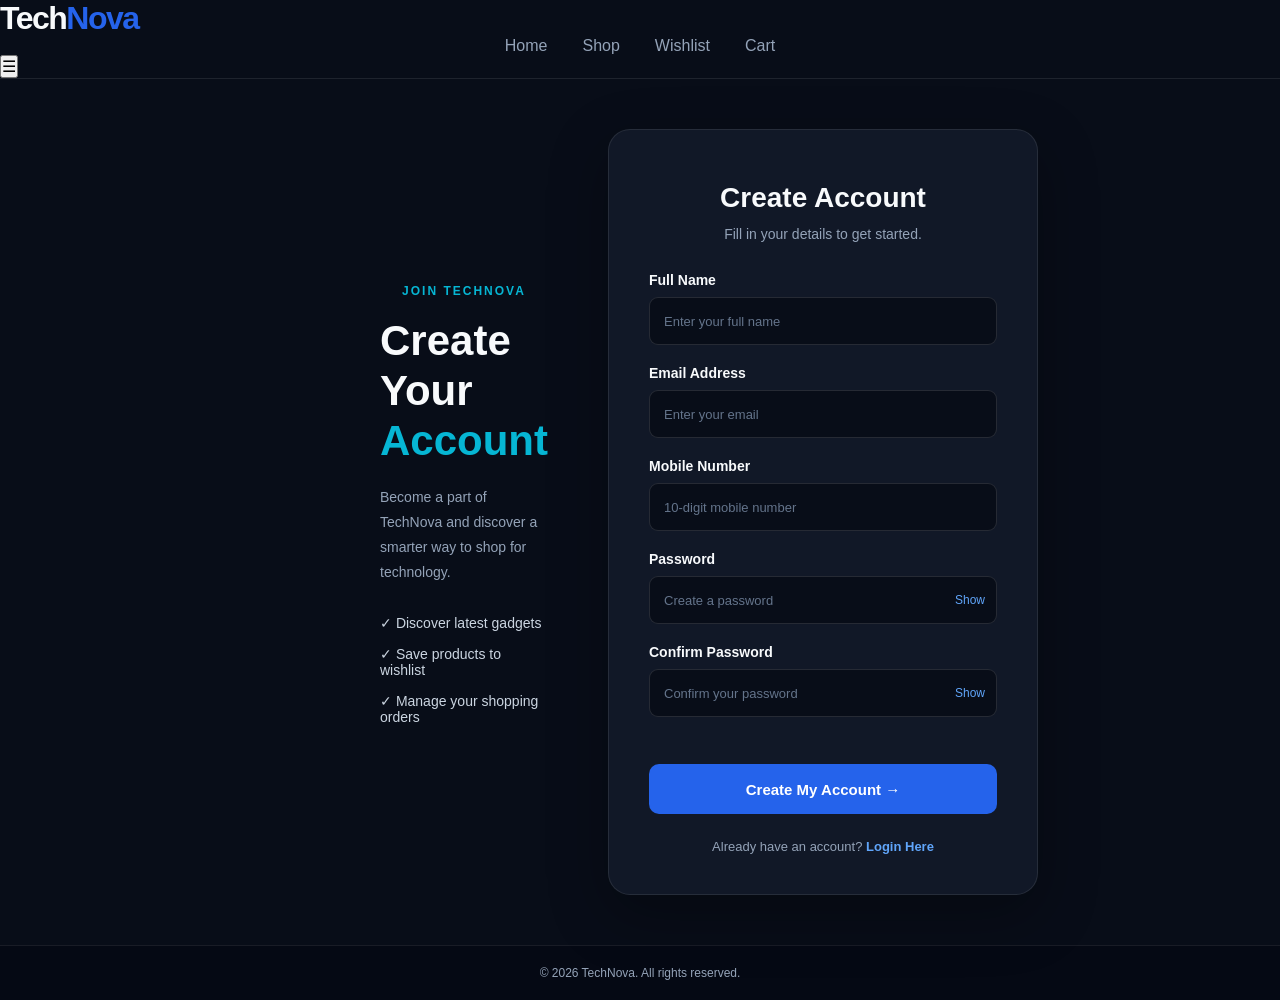
<file: register.html>
<!DOCTYPE html>
<html lang="en">
<head>
    <meta charset="UTF-8">
    <meta name="viewport" content="width=device-width, initial-scale=1.0">
    <title>Create Account | TechNova</title>

    <link rel="stylesheet" href="style.css">
    <link rel="stylesheet" href="responsive.css">
    <link rel="stylesheet" href="auth.css">
</head>
<body>

    <header class="navbar">
        <a href="index.html" class="logo">Tech<span>Nova</span></a>

        <nav class="nav-links">
            <a href="index.html">Home</a>
            <a href="shop.html">Shop</a>
            <a href="wishlist.html">Wishlist</a>
            <a href="cart.html">Cart</a>
        </nav>

        <button class="menu-toggle" id="menuToggle" aria-label="Toggle menu">
            ☰
        </button>
    </header>

    <main class="auth-page">

        <div class="auth-container">

            <div class="auth-brand">
                <span class="auth-tag">JOIN TECHNOVA</span>

                <h1>Create Your <span>Account</span></h1>

                <p>
                    Become a part of TechNova and discover
                    a smarter way to shop for technology.
                </p>

                <div class="auth-benefits">
                    <p>✓ Discover latest gadgets</p>
                    <p>✓ Save products to wishlist</p>
                    <p>✓ Manage your shopping orders</p>
                </div>
            </div>

            <div class="auth-form-card">

                <h2>Create Account</h2>
                <p class="auth-subtitle">Fill in your details to get started.</p>

                <form id="registerForm">

                    <div class="auth-input-group">
                        <label for="registerName">Full Name</label>

                        <input
                            type="text"
                            id="registerName"
                            placeholder="Enter your full name"
                            minlength="2"
                            required
                        >
                    </div>

                    <div class="auth-input-group">
                        <label for="registerEmail">Email Address</label>

                        <input
                            type="email"
                            id="registerEmail"
                            placeholder="Enter your email"
                            required
                        >
                    </div>

                    <div class="auth-input-group">
                        <label for="registerPhone">Mobile Number</label>

                        <input
                            type="tel"
                            id="registerPhone"
                            placeholder="10-digit mobile number"
                            pattern="[6-9][0-9]{9}"
                            maxlength="10"
                            required
                        >
                    </div>

                    <div class="auth-input-group">
                        <label for="registerPassword">Password</label>

                        <div class="password-field">
                            <input
                                type="password"
                                id="registerPassword"
                                placeholder="Create a password"
                                minlength="8"
                                required
                            >

                            <button
                                type="button"
                                class="toggle-password"
                                data-target="registerPassword"
                            >
                                Show
                            </button>
                        </div>
                    </div>

                    <div class="auth-input-group">
                        <label for="confirmPassword">Confirm Password</label>

                        <div class="password-field">
                            <input
                                type="password"
                                id="confirmPassword"
                                placeholder="Confirm your password"
                                minlength="8"
                                required
                            >

                            <button
                                type="button"
                                class="toggle-password"
                                data-target="confirmPassword"
                            >
                                Show
                            </button>
                        </div>
                    </div>

                    <p id="registerMessage" class="auth-message"></p>

                    <button type="submit" class="auth-submit">
                        Create My Account →
                    </button>

                </form>

                <p class="auth-switch">
                    Already have an account?
                    <a href="login.html">Login Here</a>
                </p>

            </div>

        </div>

    </main>

    <footer class="auth-footer">
        © 2026 TechNova. All rights reserved.
    </footer>

    <script src="auth.js"></script>

</body>
</html>
</file>
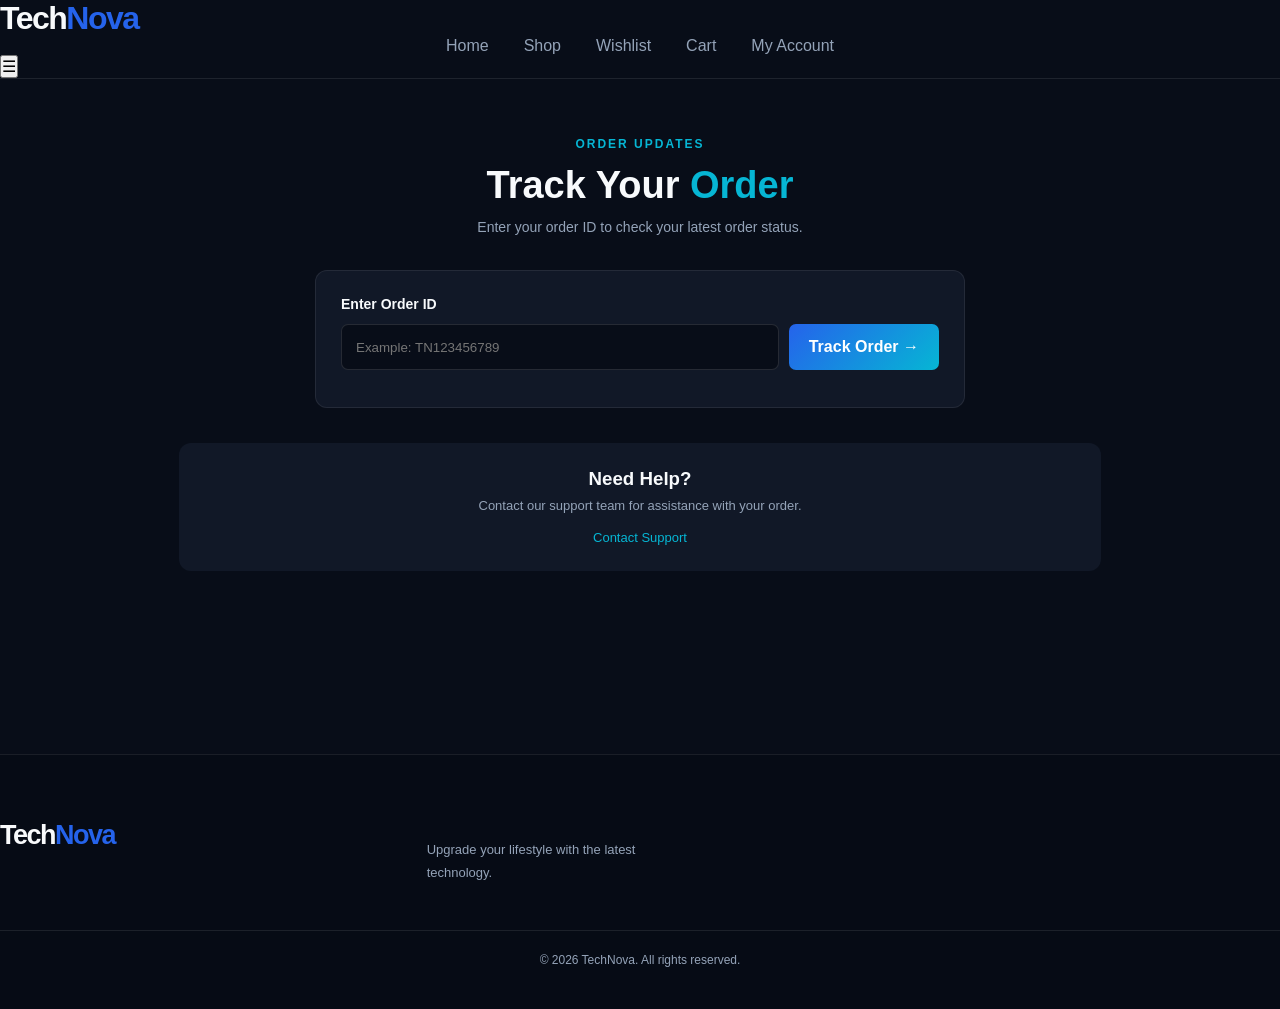
<file: tracking.html>
<!DOCTYPE html>
<html lang="en">
<head>
    <meta charset="UTF-8">
    <meta name="viewport" content="width=device-width, initial-scale=1.0">
    <title>Track Order | TechNova</title>

    <link rel="stylesheet" href="style.css">
    <link rel="stylesheet" href="responsive.css">
    <link rel="stylesheet" href="tracking.css">
</head>
<body>

    <!-- NAVBAR -->
    <header class="navbar">
        <a href="index.html" class="logo">Tech<span>Nova</span></a>

        <nav class="nav-links">
            <a href="index.html">Home</a>
            <a href="shop.html">Shop</a>
            <a href="wishlist.html">Wishlist</a>
            <a href="cart.html">Cart</a>
            <a href="account.html">My Account</a>
        </nav>

        <button class="menu-toggle" id="menuToggle" aria-label="Toggle menu">
            ☰
        </button>
    </header>

    <main class="tracking-page">

        <section class="tracking-heading">
            <span>ORDER UPDATES</span>
            <h1>Track Your <span>Order</span></h1>
            <p>Enter your order ID to check your latest order status.</p>
        </section>

        <!-- SEARCH -->
        <section class="tracking-search">

            <form id="trackingForm">

                <label for="orderId">Enter Order ID</label>

                <div class="tracking-input">
                    <input
                        type="text"
                        id="orderId"
                        placeholder="Example: TN123456789"
                        required
                    >

                    <button type="submit">
                        Track Order →
                    </button>
                </div>

            </form>

            <p id="trackingMessage"></p>

        </section>

        <!-- TRACKING RESULT -->
        <section id="trackingResult" class="tracking-result" hidden>

            <div class="tracking-order-header">

                <div>
                    <span>ORDER ID</span>
                    <h2 id="resultOrderId">-</h2>
                </div>

                <span id="orderStatusBadge" class="status-badge">
                    Order Placed
                </span>

            </div>

            <!-- ORDER DETAILS -->
            <div class="tracking-details">

                <div class="tracking-detail-card">
                    <span>Order Date</span>
                    <strong id="orderDate">-</strong>
                </div>

                <div class="tracking-detail-card">
                    <span>Payment Method</span>
                    <strong id="paymentMethod">-</strong>
                </div>

                <div class="tracking-detail-card">
                    <span>Total Amount</span>
                    <strong id="orderTotal">-</strong>
                </div>

            </div>

            <!-- STATUS TIMELINE -->
            <div class="tracking-timeline-section">

                <h3>Order Status</h3>

                <div class="tracking-timeline" id="trackingTimeline">

                    <div class="timeline-step completed">
                        <div class="timeline-icon">✓</div>
                        <div>
                            <h4>Order Placed</h4>
                            <p>Your order has been received.</p>
                        </div>
                    </div>

                    <div class="timeline-step">
                        <div class="timeline-icon">2</div>
                        <div>
                            <h4>Processing</h4>
                            <p>Your order is being prepared.</p>
                        </div>
                    </div>

                    <div class="timeline-step">
                        <div class="timeline-icon">3</div>
                        <div>
                            <h4>Shipped</h4>
                            <p>Your order has been dispatched.</p>
                        </div>
                    </div>

                    <div class="timeline-step">
                        <div class="timeline-icon">4</div>
                        <div>
                            <h4>Out for Delivery</h4>
                            <p>Your order is on its way.</p>
                        </div>
                    </div>

                    <div class="timeline-step">
                        <div class="timeline-icon">5</div>
                        <div>
                            <h4>Delivered</h4>
                            <p>Your order has been delivered.</p>
                        </div>
                    </div>

                </div>

            </div>

            <!-- PRODUCTS -->
            <div class="tracking-products-section">

                <h3>Ordered Products</h3>

                <div id="trackingProducts"></div>

            </div>

            <!-- DELIVERY ADDRESS -->
            <div class="tracking-address-section">

                <h3>Delivery Address</h3>

                <p id="deliveryName"></p>
                <p id="deliveryAddress"></p>
                <p id="deliveryPhone"></p>

            </div>

        </section>

        <section class="tracking-help">
            <h3>Need Help?</h3>
            <p>Contact our support team for assistance with your order.</p>
            <a href="mailto:support@technova.com">Contact Support</a>
        </section>

    </main>

    <!-- FOOTER -->
    <footer class="footer">
        <div class="footer-content">
            <a href="index.html" class="logo">Tech<span>Nova</span></a>
            <p>Upgrade your lifestyle with the latest technology.</p>
        </div>

        <p class="copyright">
            © 2026 TechNova. All rights reserved.
        </p>
    </footer>

    <script src="main.js"></script>
    <script src="tracking.js"></script>

</body>
</html>
</file>
<file: style.css>
:root {
    --bg: #080d18;
    --card: #111827;
    --blue: #2563eb;
    --cyan: #06b6d4;
    --white: #f8fafc;
    --muted: #94a3b8;
    --border: rgba(255,255,255,0.09);
}

* {
    margin: 0;
    padding: 0;
    box-sizing: border-box;
}

body {
    background: var(--bg);
    color: var(--white);
    font-family: 'Inter', sans-serif;
}

a {
    text-decoration: none;
    color: inherit;
}

button {
    font: inherit;
    cursor: pointer;
}

.container {
    width: 92%;
    max-width: 1400px;
    margin: auto;
}

/* NAVBAR */

.navbar {
    position: sticky;
    top: 0;
    z-index: 100;
    background: rgba(8,13,24,0.94);
    backdrop-filter: blur(18px);
    border-bottom: 1px solid var(--border);
}

.nav-content {
    height: 82px;
    display: flex;
    justify-content: space-between;
    align-items: center;
    gap: 25px;
}

.logo {
    font-size: 27px;
    font-weight: 900;
    letter-spacing: -1.5px;
}

.logo span {
    color: var(--blue);
}

.nav-links {
    display: flex;
    align-items: center;
    gap: 30px;
}

.nav-links a {
    font-size: 14px;
    color: var(--muted);
    transition: .3s;
}

.nav-links a:hover,
.nav-links a.active {
    color: #60a5fa;
}

.nav-actions {
    display: flex;
    align-items: center;
    gap: 20px;
}

.nav-actions button,
.nav-actions a:not(.account-btn) {
    color: var(--muted);
    background: none;
    border: none;
}

.nav-actions button:hover,
.nav-actions a:hover {
    color: var(--cyan);
}

.cart-icon {
    position: relative;
}

#cartCount {
    position: absolute;
    top: -10px;
    right: -10px;
    background: var(--blue);
    font-size: 10px;
    border-radius: 50%;
    min-width: 17px;
    height: 17px;
    display: grid;
    place-items: center;
    color: white;
}

.account-btn {
    background: var(--blue);
    padding: 12px 22px;
    border-radius: 30px;
    font-size: 13px;
    font-weight: 600;
}

.account-btn:hover {
    background: #1d4ed8;
}

.menu-btn {
    display: none;
    background: none;
    border: none;
    color: white;
}

/* HERO */

.hero {
    min-height: 650px;
    display: grid;
    grid-template-columns: 1.1fr .9fr;
    align-items: center;
    gap: 40px;
    padding-top: 65px;
    padding-bottom: 65px;
}

.hero-label {
    display: inline-flex;
    align-items: center;
    gap: 10px;
    padding: 11px 17px;
    border: 1px solid rgba(59,130,246,.3);
    border-radius: 30px;
    color: #60a5fa;
    background: rgba(37,99,235,.1);
    font-size: 11px;
    font-weight: 700;
    letter-spacing: 1px;
}

.hero h1 {
    font-size: clamp(42px, 5.5vw, 76px);
    font-weight: 900;
    line-height: 1.1;
    margin-top: 30px;
    letter-spacing: -3px;
}

.hero h1 span {
    display: block;
    background: linear-gradient(90deg,#60a5fa,#22d3ee);
    color: transparent;
    background-clip: text;
}

.hero-content > p {
    max-width: 520px;
    color: var(--muted);
    line-height: 1.9;
    margin-top: 25px;
}

.hero-buttons {
    display: flex;
    gap: 15px;
    flex-wrap: wrap;
    margin-top: 32px;
}

.primary-btn,
.secondary-btn {
    padding: 16px 23px;
    border-radius: 12px;
    display: inline-flex;
    align-items: center;
    gap: 12px;
    font-size: 14px;
    font-weight: 700;
}

.primary-btn {
    background: var(--blue);
}

.primary-btn:hover {
    background: #1d4ed8;
    transform: translateY(-3px);
}

.secondary-btn {
    border: 1px solid var(--border);
}

.secondary-btn:hover {
    border-color: var(--cyan);
}

.hero-stats {
    display: flex;
    gap: 45px;
    margin-top: 55px;
}

.hero-stats h3 {
    font-size: 23px;
}

.hero-stats p {
    font-size: 12px;
    color: var(--muted);
    margin-top: 6px;
}

.hero-image {
    position: relative;
}

.hero-image > img {
    width: 100%;
    height: 430px;
    object-fit: cover;
    border-radius: 28px;
    position: relative;
    z-index: 2;
}

.hero-glow {
    position: absolute;
    width: 300px;
    height: 300px;
    background: var(--blue);
    filter: blur(140px);
    opacity: .4;
    top: 50px;
    left: 50px;
}

.floating-card {
    position: absolute;
    z-index: 3;
    bottom: 25px;
    left: -25px;
    background: #111827;
    border: 1px solid var(--border);
    padding: 18px;
    border-radius: 15px;
    display: flex;
    gap: 15px;
    align-items: center;
}

.floating-card > i {
    color: var(--cyan);
}

.floating-card p {
    color: var(--muted);
    font-size: 12px;
    margin-top: 5px;
}

/* SECTION HEADING */

.categories,
.products-section {
    padding-top: 65px;
    padding-bottom: 65px;
}

.section-heading {
    display: flex;
    justify-content: space-between;
    align-items: end;
    gap: 20px;
    margin-bottom: 35px;
}

.section-heading span,
.promo > div > span {
    color: var(--cyan);
    font-size: 12px;
    font-weight: 700;
    letter-spacing: 2px;
}

.section-heading h2 {
    font-size: 34px;
    margin-top: 10px;
}

.section-heading p {
    color: var(--muted);
    font-size: 13px;
    margin-top: 10px;
}

.section-heading > a {
    color: #60a5fa;
    font-size: 14px;
}

/* CATEGORY */

.category-grid {
    display: grid;
    grid-template-columns: repeat(6,1fr);
    gap: 16px;
}

.category-card {
    background: var(--card);
    border: 1px solid var(--border);
    padding: 30px 12px;
    border-radius: 18px;
    text-align: center;
    transition: .3s;
}

.category-card > i {
    width: 38px;
    height: 38px;
    color: #60a5fa;
}

.category-card h3 {
    font-size: 14px;
    margin-top: 18px;
}

.category-card p {
    color: var(--muted);
    font-size: 11px;
    margin-top: 7px;
}

.category-card:hover {
    transform: translateY(-7px);
    border-color: var(--blue);
    background: #172554;
}

/* PRODUCTS */

.product-grid {
    display: grid;
    grid-template-columns: repeat(4,1fr);
    gap: 22px;
}

.product-card {
    background: var(--card);
    border: 1px solid var(--border);
    border-radius: 18px;
    overflow: hidden;
    transition: .3s;
}

.product-card:hover {
    transform: translateY(-6px);
    border-color: var(--blue);
}

.product-image {
    height: 245px;
    background: #151e30;
    position: relative;
    display: flex;
    align-items: center;
    justify-content: center;
}

.product-image img {
    width: 80%;
    height: 80%;
    object-fit: contain;
    transition: .4s;
}

.product-card:hover .product-image img {
    transform: scale(1.1);
}

.discount {
    position: absolute;
    top: 15px;
    left: 15px;
    background: var(--blue);
    padding: 6px 10px;
    border-radius: 20px;
    font-size: 10px;
}

.product-info {
    padding: 20px;
}

.product-category {
    color: var(--cyan);
    text-transform: uppercase;
    font-size: 10px;
    letter-spacing: 1px;
}

.product-info h3 {
    margin-top: 10px;
    font-size: 15px;
}

.product-rating {
    color: #fbbf24;
    font-size: 12px;
    margin-top: 10px;
}

.product-bottom {
    display: flex;
    justify-content: space-between;
    align-items: center;
    margin-top: 18px;
}

.product-price {
    font-size: 20px;
    font-weight: 800;
}

.old-price {
    color: #64748b;
    text-decoration: line-through;
    font-size: 12px;
    margin-top: 5px;
}

.add-cart {
    background: var(--blue);
    color: white;
    border: none;
    border-radius: 10px;
    padding: 12px;
}

.add-cart:hover {
    background: var(--cyan);
}

/* PROMO */

.promo {
    background: linear-gradient(110deg,#172554,#111827);
    border: 1px solid rgba(59,130,246,.25);
    border-radius: 25px;
    padding: 55px;
    display: flex;
    justify-content: space-between;
    align-items: center;
    gap: 30px;
}

.promo h2 {
    font-size: 35px;
    margin-top: 15px;
}

.promo p {
    color: var(--muted);
    margin-top: 12px;
}

.promo-btn {
    background: white;
    color: #080d18;
    padding: 16px 25px;
    border-radius: 10px;
    font-weight: 700;
    white-space: nowrap;
}

/* SERVICES */

.services {
    display: grid;
    grid-template-columns: repeat(4,1fr);
    gap: 20px;
    padding-top: 80px;
    padding-bottom: 80px;
}

.service-card {
    text-align: center;
    padding: 25px 10px;
}

.service-card i {
    color: var(--cyan);
    width: 32px;
    height: 32px;
}

.service-card h3 {
    margin-top: 15px;
    font-size: 15px;
}

.service-card p {
    margin-top: 8px;
    font-size: 12px;
    color: var(--muted);
}

/* FOOTER */

.footer {
    border-top: 1px solid var(--border);
    background: #060a12;
    padding-top: 55px;
}

.footer-content {
    display: grid;
    grid-template-columns: 2fr 1fr 1fr;
    gap: 40px;
    padding-bottom: 50px;
}

.footer-content p {
    color: var(--muted);
    font-size: 13px;
    margin-top: 18px;
    line-height: 1.8;
}

.footer-content h3 {
    margin-bottom: 20px;
    font-size: 15px;
}

.footer-content > div:not(:first-child) a {
    display: block;
    color: var(--muted);
    font-size: 13px;
    margin-top: 14px;
}

.footer-content a:hover {
    color: var(--cyan);
}

.copyright {
    border-top: 1px solid var(--border);
    padding: 22px;
    text-align: center;
    color: var(--muted);
    font-size: 12px;
}
/* ==============================
   TECHNOVA COMMON NAVBAR
============================== */

.navbar {
    width: 100%;
    background: #080d18;
    border-bottom: 1px solid rgba(255, 255, 255, 0.09);
    position: sticky;
    top: 0;
    left: 0;
    z-index: 9999;
}

.nav-content {
    min-height: 90px;
    display: flex;
    align-items: center;
    justify-content: space-between;
    gap: 30px;
}

/* LOGO */

.navbar .logo {
    color: #f8fafc;
    font-size: 32px;
    font-weight: 800;
    text-decoration: none;
    letter-spacing: -1.5px;
    white-space: nowrap;
}

.navbar .logo span {
    color: #2563eb;
}

/* NAV LINKS */

.nav-links {
    display: flex;
    align-items: center;
    justify-content: center;
    gap: 35px;
}

.nav-links a {
    color: #94a3b8;
    font-size: 16px;
    font-weight: 500;
    text-decoration: none;
    transition: 0.3s ease;
}

.nav-links a:hover,
.nav-links a.active {
    color: #06b6d4;
}

/* RIGHT SIDE ACTIONS */

.nav-actions {
    display: flex;
    align-items: center;
    justify-content: flex-end;
    gap: 22px;
}

.nav-actions button,
.nav-actions > a:not(.account-btn) {
    color: #f8fafc;
    background: transparent;
    border: none;
    text-decoration: none;
    display: inline-flex;
    align-items: center;
    justify-content: center;
    cursor: pointer;
    position: relative;
    transition: 0.3s ease;
}

.nav-actions button:hover,
.nav-actions > a:not(.account-btn):hover {
    color: #06b6d4;
}

.nav-actions svg {
    width: 22px;
    height: 22px;
    stroke-width: 2;
}

/* CART */

.nav-actions .cart-icon {
    position: relative;
    padding: 5px;
}

.cart-icon span,
#cartCount {
    position: absolute;
    top: -9px;
    right: -10px;
    min-width: 19px;
    height: 19px;
    padding: 0 5px;
    border-radius: 50px;
    background: #2563eb;
    color: #ffffff;
    font-size: 11px;
    font-weight: 700;
    display: flex;
    align-items: center;
    justify-content: center;
}

/* ACCOUNT BUTTON */

.account-btn {
    background: #2563eb;
    color: #ffffff !important;
    text-decoration: none;
    padding: 15px 28px;
    border-radius: 35px;
    font-size: 15px;
    font-weight: 600;
    transition: 0.3s ease;
    white-space: nowrap;
}

.account-btn:hover {
    background: #1d4ed8;
    transform: translateY(-2px);
}

/* MOBILE MENU BUTTON */

.menu-btn {
    display: none;
    background: transparent;
    color: #ffffff;
    border: none;
    cursor: pointer;
}

.menu-btn svg {
    width: 27px;
    height: 27px;
}

/* ==============================
   TABLET RESPONSIVE
============================== */

@media (max-width: 992px) {
    .nav-content {
        gap: 15px;
    }

    .nav-links {
        gap: 20px;
    }

    .nav-actions {
        gap: 15px;
    }

    .navbar .logo {
        font-size: 27px;
    }
}

/* ==============================
   MOBILE RESPONSIVE
============================== */

@media (max-width: 768px) {
    .nav-content {
        min-height: 72px;
        position: relative;
        flex-wrap: wrap;
    }

    .navbar .logo {
        font-size: 25px;
    }

    .menu-btn {
        display: flex;
        align-items: center;
        justify-content: center;
        order: 3;
    }

    .nav-actions {
        margin-left: auto;
        gap: 15px;
    }

    .nav-actions svg {
        width: 20px;
        height: 20px;
    }

    .account-btn {
        padding: 10px 16px;
        font-size: 13px;
    }

    .nav-links {
        display: none;
        position: absolute;
        top: 100%;
        left: 0;
        width: 100%;
        background: #080d18;
        padding: 20px;
        border-top: 1px solid rgba(255,255,255,0.08);
        flex-direction: column;
        align-items: flex-start;
        gap: 20px;
    }

    .nav-links.active,
    .nav-links.show {
        display: flex;
    }

    .nav-links a {
        width: 100%;
        font-size: 15px;
    }
}

@media (max-width: 480px) {
    .nav-content {
        gap: 10px;
    }

    .navbar .logo {
        font-size: 21px;
    }

    .nav-actions {
        gap: 12px;
    }

    .nav-actions svg {
        width: 18px;
        height: 18px;
    }

    .account-btn {
        padding: 9px 12px;
        font-size: 12px;
    }
}

/* WISHLIST COUNT BADGE */

.nav-actions .wishlist-icon {
    position: relative;
}

#wishlistCount {
    position: absolute;
    top: -10px;
    right: -10px;
    min-width: 19px;
    height: 19px;
    padding: 0 5px;
    border-radius: 50px;
    background: #2563eb;
    color: #ffffff;
    font-size: 11px;
    font-weight: 700;
    display: flex;
    align-items: center;
    justify-content: center;
}

/* =================================
   MOBILE NAVBAR - TECHNOVA
================================= */

@media (max-width: 768px) {

    .nav-content {
        display: flex;
        flex-wrap: nowrap;
        align-items: center;
        justify-content: space-between;
        gap: 8px;
        min-height: 70px;
    }

    .navbar .logo {
        font-size: 20px;
        flex-shrink: 0;
    }

    /* Show all navbar actions */

    .nav-actions {
        display: flex !important;
        align-items: center;
        justify-content: flex-end;
        gap: 13px;
        margin-left: auto;
        flex-shrink: 0;
    }

    .nav-actions button,
    .nav-actions > a {
        display: inline-flex !important;
        align-items: center;
        justify-content: center;
        flex-shrink: 0;
    }

    .nav-actions svg {
        width: 19px;
        height: 19px;
    }

    /* Search, Wishlist, Cart */

    .nav-actions .wishlist-icon,
    .nav-actions .cart-icon {
        position: relative;
        color: #ffffff;
    }

    #wishlistCount,
    #cartCount {
        display: flex !important;
        position: absolute;
        top: -9px;
        right: -9px;
        min-width: 17px;
        height: 17px;
        font-size: 10px;
    }

    /* Account */

    .nav-actions .account-btn {
        display: inline-flex !important;
        padding: 8px 11px;
        font-size: 11px;
        white-space: nowrap;
    }

    /* Menu button */

    .menu-btn {
        display: none !important;
    }

    /* Navigation links */

    .nav-links {
        display: none;
        position: absolute;
        top: 100%;
        left: 0;
        width: 100%;
        background: #080d18;
        padding: 20px;
        flex-direction: column;
        align-items: flex-start;
        gap: 18px;
        z-index: 999;
    }

    .nav-links.active,
    .nav-links.show {
        display: flex !important;
    }
}

/* Very small screens */

@media (max-width: 380px) {

    .nav-content {
        gap: 5px;
    }

    .navbar .logo {
        font-size: 17px;
    }

    .nav-actions {
        gap: 9px;
    }

    .nav-actions svg {
        width: 17px;
        height: 17px;
    }

    .nav-actions .account-btn {
        padding: 7px 8px;
        font-size: 10px;
    }
}

/* =================================
   TECHNOVA PROFESSIONAL FOOTER
================================= */

.footer {
    background: #060b15;
    border-top: 1px solid rgba(255,255,255,0.08);
    padding: 65px 0 20px;
    color: #f8fafc;
}

.footer-content {
    display: grid;
    grid-template-columns: 1.5fr 1fr 1fr 1fr;
    gap: 45px;
    padding-bottom: 45px;
}

/* BRAND */

.footer-brand .logo {
    display: inline-block;
    font-size: 29px;
    font-weight: 800;
    color: #ffffff;
    text-decoration: none;
    margin-bottom: 18px;
}

.footer-brand .logo span {
    color: #2563eb;
}

.footer-brand p {
    color: #94a3b8;
    font-size: 14px;
    line-height: 1.8;
    max-width: 300px;
}

/* SOCIAL ICONS */

.footer-socials {
    display: flex;
    gap: 12px;
    margin-top: 25px;
}

.footer-socials a {
    width: 38px;
    height: 38px;
    display: flex;
    align-items: center;
    justify-content: center;
    color: #94a3b8;
    background: #111827;
    border: 1px solid rgba(255,255,255,0.08);
    border-radius: 9px;
    text-decoration: none;
    transition: 0.3s;
}

.footer-socials a:hover {
    background: #2563eb;
    color: #ffffff;
    transform: translateY(-4px);
}

.footer-socials svg {
    width: 18px;
    height: 18px;
}

/* FOOTER LINKS */

.footer-links {
    display: flex;
    flex-direction: column;
    gap: 15px;
}

.footer-links h3 {
    font-size: 16px;
    color: #ffffff;
    margin-bottom: 8px;
}

.footer-links a {
    color: #94a3b8;
    font-size: 13px;
    text-decoration: none;
    transition: 0.3s;
}

.footer-links a:hover {
    color: #06b6d4;
    padding-left: 5px;
}

/* DIVIDER */

.footer-divider {
    width: 100%;
    height: 1px;
    background: rgba(255,255,255,0.09);
}

/* BOTTOM */

.footer-bottom {
    display: flex;
    justify-content: space-between;
    align-items: center;
    gap: 15px;
    padding-top: 22px;
}

.footer-bottom p {
    color: #64748b;
    font-size: 12px;
}

.footer-bottom span {
    color: #ef4444;
}

/* RESPONSIVE */

@media (max-width: 900px) {

    .footer-content {
        grid-template-columns: repeat(2, 1fr);
        gap: 35px;
    }

}

@media (max-width: 550px) {

    .footer {
        padding: 45px 0 20px;
    }

    .footer-content {
        grid-template-columns: repeat(2, minmax(0, 1fr));
        gap: 30px 18px;
    }

    .footer-brand {
        grid-column: 1 / -1;
    }

    .footer-brand p {
        max-width: 100%;
    }

    .footer-links h3 {
        font-size: 14px;
    }

    .footer-links a {
        font-size: 12px;
    }

    .footer-bottom {
        flex-direction: column;
        text-align: center;
        gap: 10px;
    }

}
</file>
<file: responsive.css>
@media(max-width:1100px) {
    .nav-links {
        gap: 15px;
    }

    .nav-actions {
        gap: 12px;
    }

    .category-grid {
        grid-template-columns: repeat(3,1fr);
    }

    .product-grid {
        grid-template-columns: repeat(2,1fr);
    }
}

@media(max-width:850px) {
    .nav-links,
    .nav-actions {
        display: none;
    }

    .menu-btn {
        display: block;
    }

    .nav-content {
        height: 70px;
    }

    .nav-links.open {
        display: flex;
        position: absolute;
        top: 70px;
        left: 0;
        width: 100%;
        background: #111827;
        padding: 25px;
        flex-direction: column;
        align-items: flex-start;
        border-bottom: 1px solid var(--border);
    }

    .hero {
        grid-template-columns: 1fr;
        padding-top: 50px;
    }

    .hero-image {
        max-width: 600px;
        margin: auto;
        width: 100%;
    }

    .services {
        grid-template-columns: repeat(2,1fr);
    }
}

@media(max-width:550px) {
    .hero h1 {
        font-size: 42px;
        letter-spacing: -2px;
    }

    .hero-image > img {
        height: 280px;
    }

    .hero-stats {
        gap: 20px;
    }

    .hero-stats h3 {
        font-size: 18px;
    }

    .category-grid {
        grid-template-columns: repeat(2,1fr);
    }

    .product-grid {
        grid-template-columns: 1fr;
    }

    .section-heading h2 {
        font-size: 26px;
    }

    .promo {
        padding: 30px 22px;
        flex-direction: column;
        align-items: flex-start;
    }

    .promo h2 {
        font-size: 27px;
    }

    .footer-content {
        grid-template-columns: 1fr;
    }

    .floating-card {
        left: 5px;
    }
}@media(max-width:1100px) {
    .shop-layout {
        grid-template-columns: 220px 1fr;
        gap: 20px;
    }

    .shop-product-grid {
        grid-template-columns: repeat(2,minmax(0,1fr));
    }

    .toolbar-actions {
        width: 100%;
    }

    .search-box {
        flex: 1;
    }
}

@media(max-width:850px) {
    .shop-layout {
        grid-template-columns: 1fr;
    }

    .mobile-filter-btn {
        display: flex;
    }

    .filter-sidebar {
        display: none;
        position: static;
        margin-bottom: 25px;
    }

    .filter-sidebar.show {
        display: block;
    }

    .shop-product-grid {
        grid-template-columns: repeat(2,minmax(0,1fr));
    }
}

@media(max-width:550px) {
    .shop-banner {
        padding: 50px 0;
    }

    .shop-product-grid {
        grid-template-columns: 1fr;
    }

    .shop-toolbar {
        align-items: flex-start;
    }

    .toolbar-actions {
        flex-direction: column;
    }

    .search-box,
    .toolbar-actions select {
        width: 100%;
    }

    .shop-section {
        padding-top: 35px;
    }
}@media(max-width:1000px) {

    .product-details {
        gap: 30px;
    }

    .main-product-image {
        height: 400px;
    }

    .review-summary {
        grid-template-columns: 1fr 1fr;
    }

    .review-score {
        grid-column: span 2;
    }

}

@media(max-width:768px) {

    .product-details {
        grid-template-columns: 1fr;
    }

    .main-product-image {
        height: 380px;
    }

    .product-information h1 {
        font-size: 30px;
    }

    .specification-section,
    .reviews-section,
    .related-section {
        padding-top: 55px;
    }

}

@media(max-width:550px) {

    .product-page {
        padding-top: 20px;
    }

    .main-product-image {
        height: 300px;
    }

    .thumbnail {
        width: 70px;
        height: 70px;
    }

    .product-buttons {
        grid-template-columns: 1fr;
    }

    .product-benefits {
        gap: 5px;
    }

    .product-benefits div {
        font-size: 10px;
    }

    .detail-price h2 {
        font-size: 28px;
    }

    .review-summary {
        grid-template-columns: 1fr;
    }

    .review-score {
        grid-column: auto;
    }

    .spec-row {
        padding: 15px;
        font-size: 11px;
    }

}
</file>
<file: auth.css>
/* AUTH PAGE */

.auth-page {
    min-height: 80vh;
    display: flex;
    align-items: center;
    justify-content: center;
    padding: 55px 5%;
}

.auth-container {
    width: 100%;
    max-width: 1050px;
    display: grid;
    grid-template-columns: 1fr 430px;
    gap: 60px;
    align-items: center;
}

/* LEFT CONTENT */

.auth-brand h1 {
    color: #f8fafc;
    font-size: 42px;
    line-height: 1.2;
    margin: 18px 0;
}

.auth-brand h1 span {
    color: #06b6d4;
}

.auth-tag {
    color: #06b6d4;
    font-size: 12px;
    font-weight: 700;
    letter-spacing: 2px;
}

.auth-brand > p {
    color: #94a3b8;
    font-size: 14px;
    line-height: 1.8;
    max-width: 420px;
}

.auth-benefits {
    margin-top: 30px;
}

.auth-benefits p {
    color: #cbd5e1;
    font-size: 14px;
    margin: 15px 0;
}

/* FORM CARD */

.auth-form-card {
    background: #111827;
    border: 1px solid rgba(255,255,255,.09);
    border-radius: 15px;
    padding: 32px;
}

.auth-form-card h2 {
    color: #f8fafc;
    font-size: 25px;
    margin-bottom: 8px;
}

.auth-subtitle {
    color: #94a3b8;
    font-size: 13px;
    margin-bottom: 27px;
}

/* INPUTS */

.auth-input-group {
    margin-bottom: 18px;
}

.auth-input-group label {
    display: block;
    color: #cbd5e1;
    font-size: 13px;
    font-weight: 600;
    margin-bottom: 9px;
}

.auth-input-group input {
    width: 100%;
    padding: 13px;
    background: #080d18;
    border: 1px solid rgba(255,255,255,.12);
    border-radius: 7px;
    color: #f8fafc;
    outline: none;
    font-size: 13px;
}

.auth-input-group input:focus {
    border-color: #06b6d4;
}

.auth-input-group input::placeholder {
    color: #64748b;
}

/* PASSWORD */

.password-field {
    position: relative;
}

.password-field input {
    padding-right: 60px;
}

.toggle-password {
    position: absolute;
    right: 12px;
    top: 50%;
    transform: translateY(-50%);
    border: none;
    background: transparent;
    color: #06b6d4;
    font-size: 12px;
    cursor: pointer;
}

/* BUTTON */

.auth-submit {
    width: 100%;
    padding: 14px;
    border: none;
    border-radius: 7px;
    background: linear-gradient(135deg,#2563eb,#06b6d4);
    color: white;
    font-size: 14px;
    font-weight: 700;
    cursor: pointer;
    margin-top: 8px;
    transition: .3s;
}

.auth-submit:hover {
    transform: translateY(-2px);
    box-shadow: 0 8px 20px rgba(6,182,212,.2);
}

/* MESSAGES */

.auth-message {
    font-size: 12px;
    margin: 12px 0;
    min-height: 15px;
    color: #f87171;
}

.auth-message.success {
    color: #22c55e;
}

/* SWITCH */

.auth-switch {
    color: #94a3b8;
    text-align: center;
    font-size: 13px;
    margin-top: 23px;
}

.auth-switch a {
    color: #06b6d4;
    text-decoration: none;
    font-weight: 600;
}

.auth-switch a:hover {
    text-decoration: underline;
}

/* FOOTER */

.auth-footer {
    text-align: center;
    background: #050914;
    border-top: 1px solid rgba(255,255,255,.08);
    padding: 22px;
    color: #64748b;
    font-size: 12px;
}

/* RESPONSIVE */

@media(max-width: 850px) {
    .auth-container {
        grid-template-columns: 1fr;
        max-width: 480px;
        gap: 30px;
    }

    .auth-brand {
        text-align: center;
    }

    .auth-brand > p {
        margin: auto;
    }

    .auth-benefits {
        display: none;
    }
}

@media(max-width: 500px) {
    .auth-page {
        padding: 35px 4%;
    }

    .auth-brand h1 {
        font-size: 30px;
    }

    .auth-form-card {
        padding: 22px 18px;
    }
}
/* =================================
   LOGIN FORM CENTER ALIGNMENT
================================= */

.login-page {
    min-height: calc(100vh - 90px);
    display: flex;
    align-items: center;
    justify-content: center;
    padding: 50px 20px;
}

.login-container,
.auth-container {
    width: 100%;
    max-width: 520px;
    margin: 0 auto;
}

.login-layout,
.auth-layout {
    display: flex;
    justify-content: center;
    align-items: center;
    width: 100%;
}

.login-info,
.auth-info {
    display: none !important;
}

/* Login Card */

.login-card,
.auth-card,
.login-form-container {
    width: 100%;
    max-width: 520px;
    margin: 0 auto;
}

/* Mobile */

@media (max-width: 768px) {
    .login-page {
        min-height: calc(100vh - 70px);
        padding: 30px 15px;
    }

    .login-card,
    .auth-card,
    .login-form-container {
        max-width: 100%;
    }
}

/* LOGIN FORM PERFECT CENTER */

body:has(#loginForm) {
    min-height: 100vh;
}

body:has(#loginForm) .auth-container,
body:has(#loginForm) .login-container {
    width: 100%;
    max-width: 480px;
    margin: 0 auto;
}

body:has(#loginForm) .auth-card,
body:has(#loginForm) .login-card {
    width: 100%;
    margin: 0 auto;
}

body:has(#loginForm) .login-page,
body:has(#loginForm) .auth-page {
    min-height: 100vh;
    display: flex;
    justify-content: center;
    align-items: center;
    padding: 30px 20px;
}

/* LOGIN CENTER DESIGN */

.auth-page {
    min-height: calc(100vh - 160px);
    display: flex;
    align-items: center;
    justify-content: center;
    padding: 50px 20px;
    box-sizing: border-box;
}

.auth-form-card {
    width: 100%;
    max-width: 460px;
    margin: auto;
    padding: 40px;
    background: #111827;
    border: 1px solid rgba(255,255,255,0.09);
    border-radius: 22px;
    box-shadow: 0 20px 60px rgba(0,0,0,0.3);
    box-sizing: border-box;
}

.login-icon {
    width: 65px;
    height: 65px;
    border-radius: 18px;
    background: rgba(37,99,235,0.15);
    color: #06b6d4;
    display: flex;
    align-items: center;
    justify-content: center;
    margin: 0 auto 22px;
}

.login-icon svg {
    width: 30px;
    height: 30px;
}

.auth-tag {
    display: block;
    text-align: center;
    color: #06b6d4;
    font-size: 12px;
    font-weight: 700;
    letter-spacing: 2px;
}

.auth-form-card h2 {
    color: #f8fafc;
    font-size: 28px;
    text-align: center;
    margin: 12px 0;
}

.auth-form-card h2 span {
    color: #60a5fa;
}

.auth-subtitle {
    text-align: center;
    color: #94a3b8;
    font-size: 14px;
    margin-bottom: 30px;
}

.auth-input-group {
    margin-bottom: 20px;
}

.auth-input-group label {
    display: block;
    color: #f8fafc;
    font-size: 14px;
    margin-bottom: 9px;
}

.auth-input-group input {
    width: 100%;
    min-height: 48px;
    padding: 12px 14px;
    box-sizing: border-box;
    border-radius: 9px;
    border: 1px solid rgba(255,255,255,0.12);
    background: #080d18;
    color: #ffffff;
    outline: none;
}

.auth-input-group input:focus {
    border-color: #2563eb;
}

.password-field {
    display: flex;
    align-items: center;
    position: relative;
}

.password-field input {
    padding-right: 65px;
}

.toggle-password {
    position: absolute;
    right: 12px;
    background: none;
    border: none;
    color: #60a5fa;
    cursor: pointer;
}

.auth-submit {
    width: 100%;
    min-height: 50px;
    border: none;
    border-radius: 10px;
    background: #2563eb;
    color: #ffffff;
    font-size: 15px;
    font-weight: 600;
    display: flex;
    align-items: center;
    justify-content: center;
    gap: 10px;
    cursor: pointer;
    transition: 0.3s;
}

.auth-submit:hover {
    background: #1d4ed8;
    transform: translateY(-2px);
}

.auth-switch {
    color: #94a3b8;
    text-align: center;
    font-size: 13px;
    margin-top: 25px;
}

.auth-switch a,
.back-home {
    color: #60a5fa;
    text-decoration: none;
    font-weight: 600;
}

.back-home {
    display: flex;
    align-items: center;
    justify-content: center;
    gap: 8px;
    margin-top: 25px;
    font-size: 13px;
}

.auth-footer {
    text-align: center;
    padding: 20px;
    color: #94a3b8;
    font-size: 12px;
}

@media (max-width: 480px) {
    .auth-page {
        padding: 30px 15px;
    }

    .auth-form-card {
        padding: 28px 20px;
    }

    .auth-form-card h2 {
        font-size: 24px;
    }
}
</file>
<file: tracking.css>
/* TRACKING PAGE */

.tracking-page {
    max-width: 1050px;
    margin: auto;
    padding: 55px 5%;
    min-height: 75vh;
}

.tracking-heading {
    text-align: center;
    margin-bottom: 35px;
}

.tracking-heading > span {
    color: #06b6d4;
    font-size: 12px;
    font-weight: 700;
    letter-spacing: 2px;
}

.tracking-heading h1 {
    color: #f8fafc;
    font-size: 38px;
    margin: 12px 0;
}

.tracking-heading h1 span {
    color: #06b6d4;
}

.tracking-heading p {
    color: #94a3b8;
    font-size: 14px;
}

/* SEARCH */

.tracking-search {
    max-width: 650px;
    margin: auto auto 35px;
    padding: 25px;
    background: #111827;
    border: 1px solid rgba(255,255,255,.08);
    border-radius: 12px;
}

.tracking-search label {
    display: block;
    color: #f8fafc;
    font-size: 14px;
    font-weight: 600;
    margin-bottom: 12px;
}

.tracking-input {
    display: flex;
    gap: 10px;
}

.tracking-input input {
    flex: 1;
    min-width: 0;
    padding: 14px;
    background: #080d18;
    border: 1px solid rgba(255,255,255,.12);
    color: white;
    border-radius: 7px;
    outline: none;
}

.tracking-input input:focus {
    border-color: #06b6d4;
}

.tracking-input button {
    padding: 14px 20px;
    border: none;
    border-radius: 7px;
    background: linear-gradient(135deg,#2563eb,#06b6d4);
    color: white;
    font-weight: 700;
    cursor: pointer;
}

#trackingMessage {
    color: #f87171;
    font-size: 12px;
    margin-top: 12px;
}

/* RESULT */

.tracking-result {
    background: #111827;
    border: 1px solid rgba(255,255,255,.08);
    border-radius: 12px;
    padding: 28px;
}

.tracking-order-header {
    display: flex;
    justify-content: space-between;
    align-items: center;
    gap: 15px;
    flex-wrap: wrap;
    padding-bottom: 25px;
    border-bottom: 1px solid rgba(255,255,255,.1);
}

.tracking-order-header span:first-child {
    color: #94a3b8;
    font-size: 11px;
    letter-spacing: 1px;
}

.tracking-order-header h2 {
    color: #f8fafc;
    font-size: 20px;
    margin-top: 7px;
}

.status-badge {
    padding: 8px 14px;
    border-radius: 20px;
    background: rgba(34,197,94,.12);
    color: #22c55e;
    font-size: 12px;
}

/* DETAILS */

.tracking-details {
    display: grid;
    grid-template-columns: repeat(3,1fr);
    gap: 15px;
    padding: 25px 0;
}

.tracking-detail-card {
    padding: 16px;
    background: #080d18;
    border-radius: 8px;
}

.tracking-detail-card span {
    display: block;
    color: #94a3b8;
    font-size: 12px;
    margin-bottom: 8px;
}

.tracking-detail-card strong {
    color: #f8fafc;
    font-size: 14px;
}

/* TIMELINE */

.tracking-timeline-section {
    margin-top: 15px;
}

.tracking-timeline-section h3,
.tracking-products-section h3,
.tracking-address-section h3 {
    color: #f8fafc;
    font-size: 18px;
    margin-bottom: 22px;
}

.tracking-timeline {
    display: flex;
    justify-content: space-between;
    position: relative;
    gap: 10px;
    margin-bottom: 35px;
}

.tracking-timeline::before {
    content: "";
    position: absolute;
    top: 19px;
    left: 5%;
    right: 5%;
    height: 2px;
    background: #334155;
}

.timeline-step {
    position: relative;
    z-index: 1;
    flex: 1;
    text-align: center;
}

.timeline-icon {
    width: 40px;
    height: 40px;
    margin: auto auto 12px;
    display: grid;
    place-items: center;
    border-radius: 50%;
    background: #1e293b;
    border: 2px solid #475569;
    color: #94a3b8;
    font-weight: 700;
}

.timeline-step.completed .timeline-icon {
    background: #06b6d4;
    border-color: #06b6d4;
    color: #080d18;
}

.timeline-step h4 {
    color: #f8fafc;
    font-size: 12px;
    margin-bottom: 6px;
}

.timeline-step p {
    color: #94a3b8;
    font-size: 10px;
    line-height: 1.5;
}

.timeline-step.cancelled .timeline-icon {
    background: #ef4444;
    border-color: #ef4444;
    color: white;
}

/* PRODUCTS */

.tracking-products-section {
    border-top: 1px solid rgba(255,255,255,.1);
    padding-top: 25px;
}

.tracking-product {
    display: flex;
    align-items: center;
    gap: 15px;
    padding: 12px 0;
}

.tracking-product img {
    width: 65px;
    height: 65px;
    object-fit: contain;
    background: #1e293b;
    border-radius: 7px;
    padding: 5px;
}

.tracking-product-info {
    flex: 1;
}

.tracking-product-info h4 {
    color: #f8fafc;
    font-size: 13px;
}

.tracking-product-info p {
    color: #94a3b8;
    font-size: 11px;
    margin-top: 6px;
}

.tracking-product-price {
    color: #06b6d4;
    font-size: 14px;
    font-weight: 700;
}

/* ADDRESS */

.tracking-address-section {
    margin-top: 25px;
    padding-top: 25px;
    border-top: 1px solid rgba(255,255,255,.1);
}

.tracking-address-section p {
    color: #94a3b8;
    font-size: 13px;
    margin: 8px 0;
}

/* HELP */

.tracking-help {
    text-align: center;
    margin-top: 35px;
    padding: 25px;
    background: #111827;
    border-radius: 12px;
}

.tracking-help h3 {
    color: #f8fafc;
    margin-bottom: 8px;
}

.tracking-help p {
    color: #94a3b8;
    font-size: 13px;
    margin-bottom: 15px;
}

.tracking-help a {
    color: #06b6d4;
    text-decoration: none;
    font-size: 13px;
}

/* RESPONSIVE */

@media(max-width: 650px) {

    .tracking-page {
        padding: 35px 4%;
    }

    .tracking-heading h1 {
        font-size: 30px;
    }

    .tracking-input {
        flex-direction: column;
    }

    .tracking-details {
        grid-template-columns: 1fr;
    }

    .tracking-timeline {
        flex-direction: column;
        align-items: flex-start;
        gap: 20px;
    }

    .tracking-timeline::before {
        top: 20px;
        bottom: 20px;
        left: 19px;
        right: auto;
        width: 2px;
        height: auto;
    }

    .timeline-step {
        display: flex;
        align-items: center;
        text-align: left;
        gap: 15px;
    }

    .timeline-icon {
        margin: 0;
        flex-shrink: 0;
    }

    .tracking-result {
        padding: 18px;
    }
}
</file>
